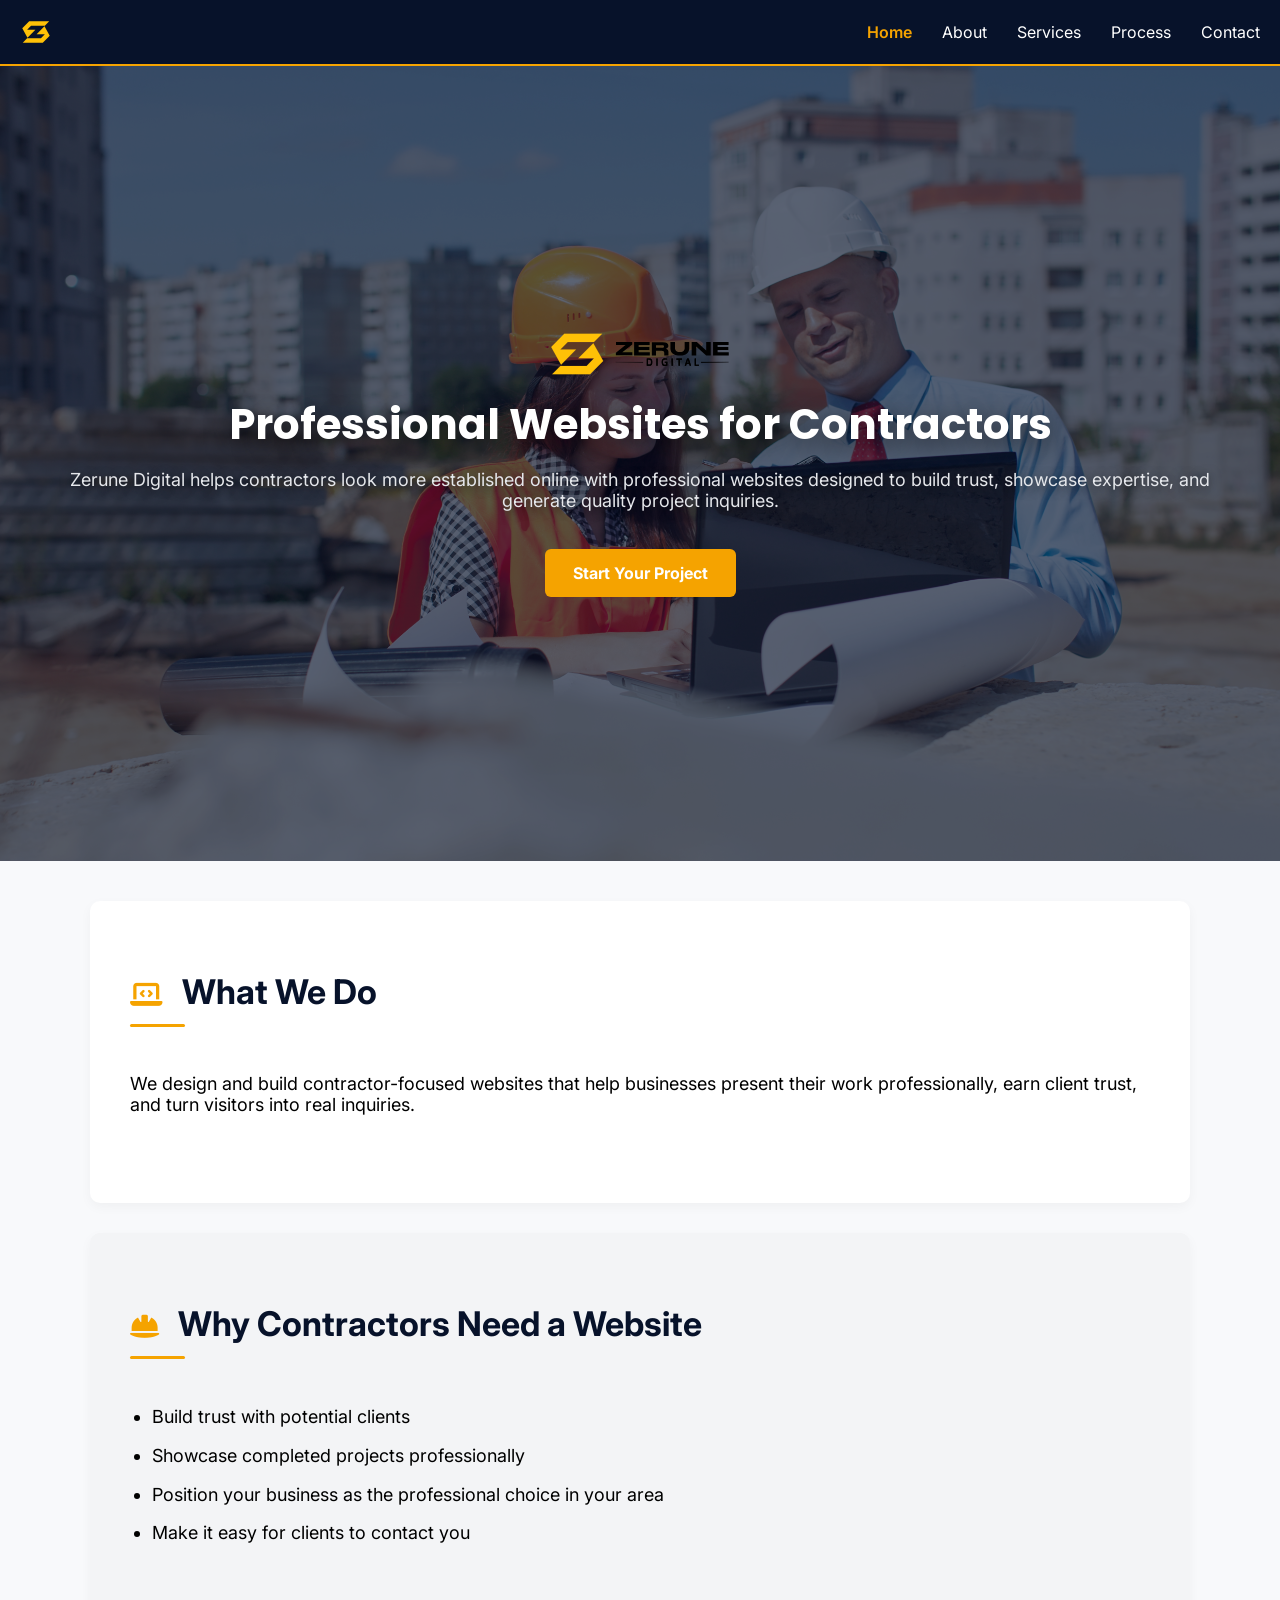
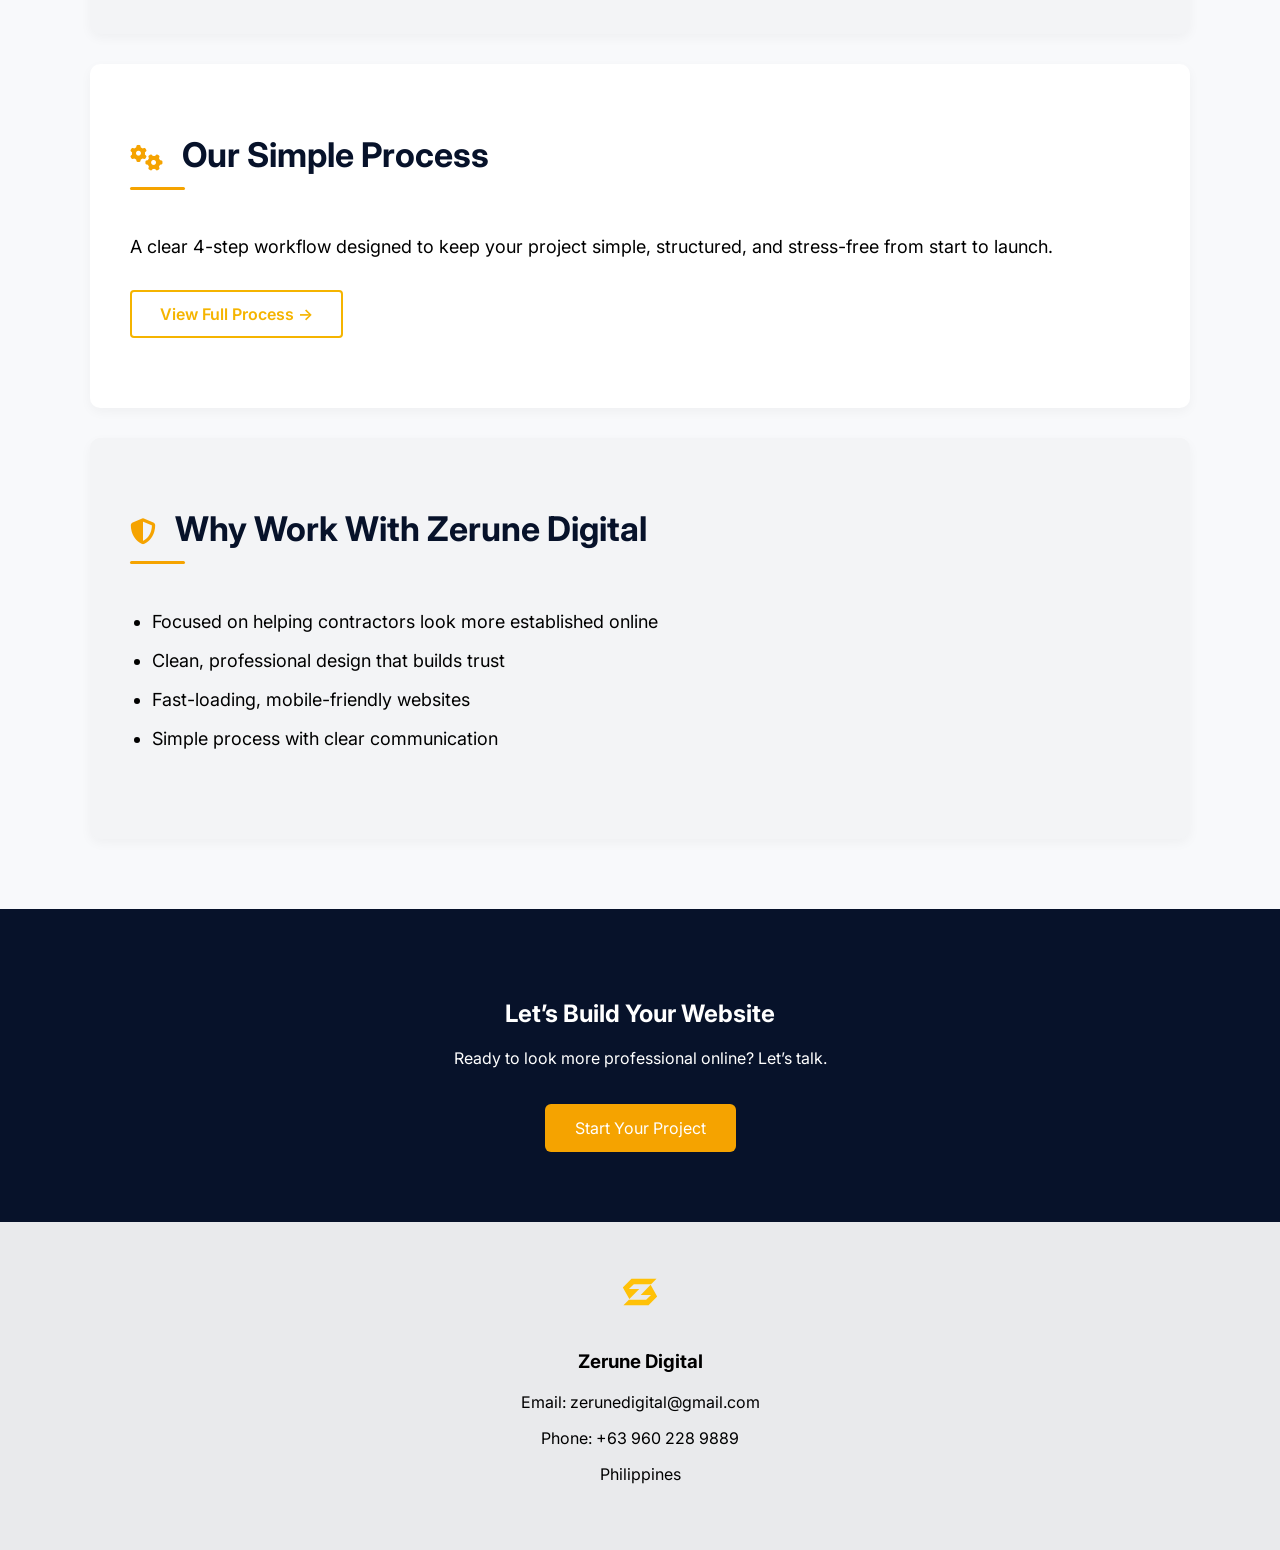
<file: index.html>
<!DOCTYPE html>
<html lang="en">
<head>
  <meta charset="UTF-8">
  <meta name="viewport" content="width=device-width, initial-scale=1.0">
  <title>Zerune Digital | Websites for Contractors</title>
  <meta name="description" content="Professional websites built for contractors and construction businesses.">
  <link rel="stylesheet" href="https://cdnjs.cloudflare.com/ajax/libs/font-awesome/6.5.0/css/all.min.css">
  <link rel="stylesheet" href="style.css">
  <link rel="icon" href="/favicon.ico">
  <link rel="icon" type="image/png" sizes="32x32" href="/favicon-32x32.png">
  <link rel="icon" type="image/png" sizes="16x16" href="/favicon-16x16.png">
  <link rel="apple-touch-icon" href="/apple-touch-icon.png">
  <link rel="manifest" href="/site.webmanifest">
  <link href="https://fonts.googleapis.com/css2?family=Inter:wght@400;500&family=Poppins:wght@600;700&display=swap" rel="stylesheet">
</head>

<body>

  <header>
  <nav>

  <img src="Logo symbol.svg" alt="Logo" class="nav-logo">

  <input type="checkbox" id="menu-toggle">

  <label for="menu-toggle" class="hamburger">
    <span></span>
    <span></span>
    <span></span>
  </label>

  <div class="menu-overlay"></div>

  <div class="nav-links">
    <a href="index.html" class="active">Home</a>
    <a href="about.html">About</a>
    <a href="services.html">Services</a>
    <a href="process.html">Process</a>
    <a href="contact.html">Contact</a>
  </div>

</nav>
  </header>

<!-- HERO SECTION -->
<section class="hero">

  <div class="hero-overlay"></div>

  <div class="hero-content">
    <div class="hero-text">
      <img src="Logo with name.svg" alt="Zerune Digital" class="hero-brand">
      <h1>Professional Websites for Contractors</h1>
      <p>Zerune Digital helps contractors look more established online with professional websites designed to build trust, showcase expertise, and generate quality project inquiries.</p>
      <a href="contact.html">Start Your Project</a>
    </div>
  </div>

</section>

   <main class="home-main">

  <!-- WHAT WE DO -->
  <section class="block reveal">
    <h2 class="section-title"><i class="fa-solid fa-laptop-code"></i> What We Do</h2>
    <p>We design and build contractor-focused websites that help businesses present their work professionally, earn client trust, and turn visitors into real inquiries.</p>
  </section>


  <!-- WHY WEBSITE -->
  <section class="block reveal">
    <h2 class="section-title">
     <i class="fa-solid fa-hard-hat"></i> Why Contractors Need a Website</h2>
    <ul>
      <li>Build trust with potential clients</li>
      <li>Showcase completed projects professionally</li>
      <li>Position your business as the professional choice in your area</li>
      <li>Make it easy for clients to contact you</li>
    </ul>
  </section>


<!-- PROCESS PREVIEW -->
<section class="block reveal">
  <h2 class="section-title">
    <i class="fa-solid fa-gears"></i> Our Simple Process
  </h2>

  <p>
    A clear 4-step workflow designed to keep your project simple,
    structured, and stress-free from start to launch.
  </p>

  <a href="process.html" class="btn-process">
    View Full Process →
  </a>
</section>


  <!-- WHY WORK WITH US -->
<section class="block reveal">
  <h2 class="section-title"><i class="fa-solid fa-shield-halved"></i> Why Work With Zerune Digital</h2>
  <ul>
    <li>Focused on helping contractors look more established online</li>
    <li>Clean, professional design that builds trust</li>
    <li>Fast-loading, mobile-friendly websites</li>
    <li>Simple process with clear communication</li>
  </ul>
</section>

</main>

<section class="contact-cta">
  <div class="cta-content">
    <h2>Let’s Build Your Website</h2>
    <p>Ready to look more professional online? Let’s talk.</p>
    <a href="contact.html" class="btn">Start Your Project</a>
  </div>
</section>

<footer>
  <div class="footer-content">

    <img src="Logo symbol.svg" alt="Zerune Symbol" class="footer-logo">

    <h3>Zerune Digital</h3>
    <p>Email: zerunedigital@gmail.com</p>
    <p>Phone: +63 960 228 9889</p>
    <p>Philippines</p>

  </div>
</footer>

<script>
const reveals = document.querySelectorAll(".reveal");

function revealOnScroll() {
  const windowHeight = window.innerHeight;

  reveals.forEach(el => {
    const top = el.getBoundingClientRect().top;

    if (top < windowHeight - 80) {
      el.classList.add("active");
    }
  });
}

window.addEventListener("scroll", revealOnScroll);
window.addEventListener("load", revealOnScroll);
</script>

</body>

</html>
</file>
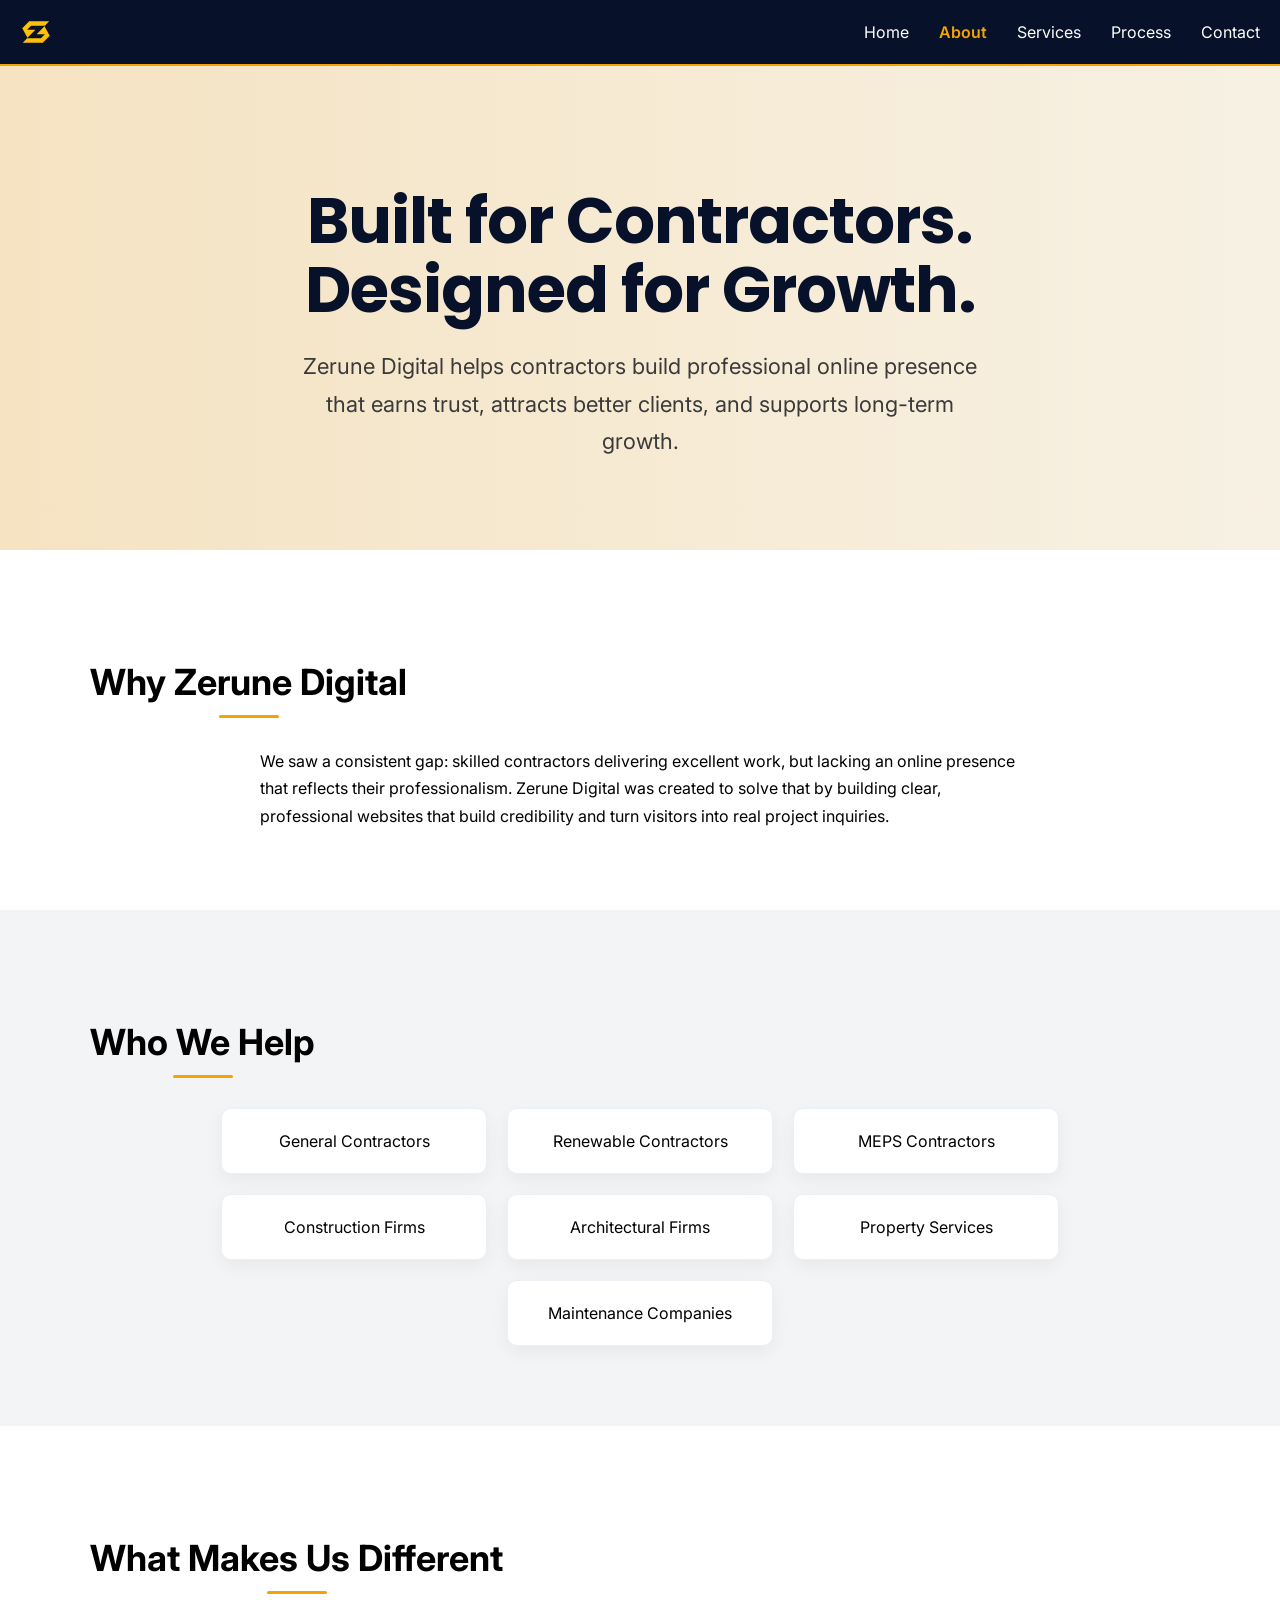
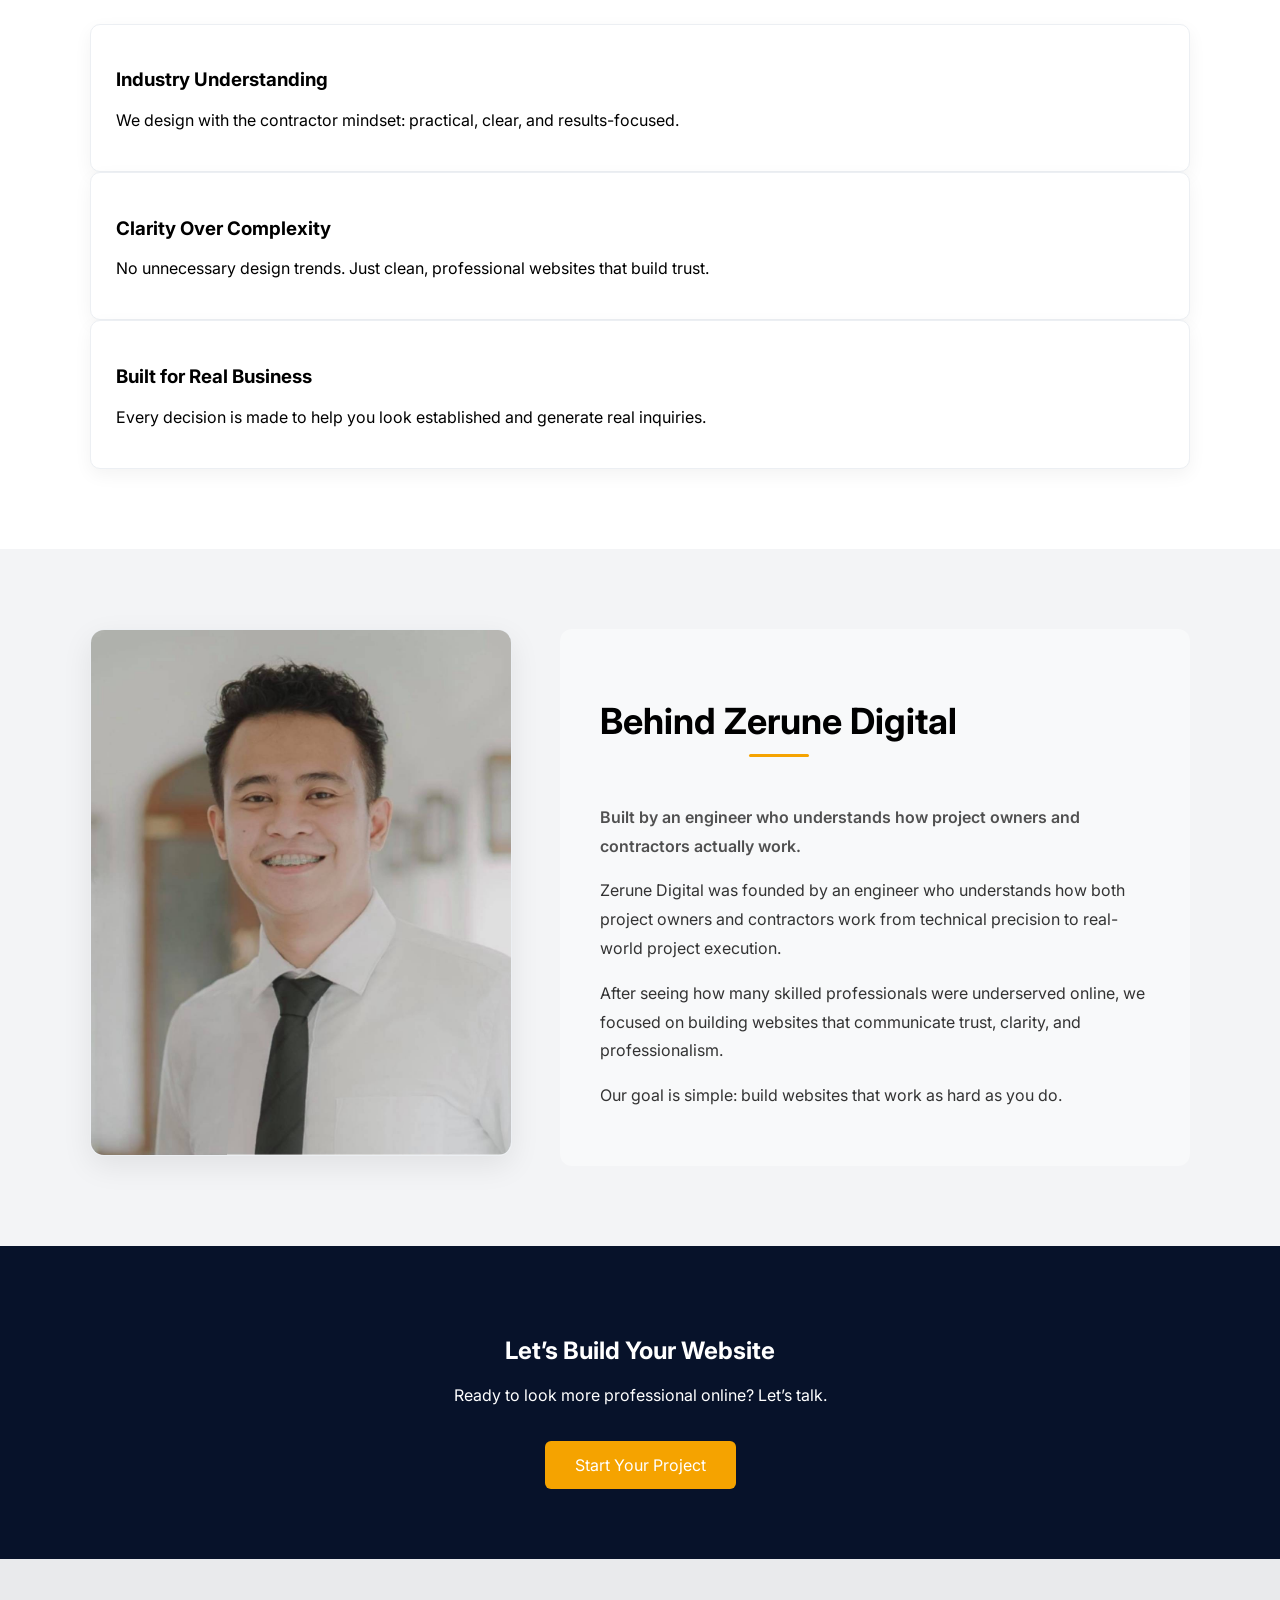
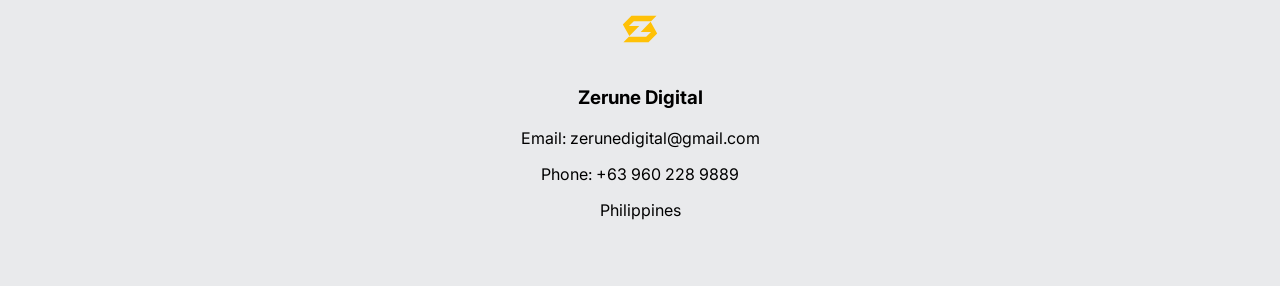
<file: about.html>
<!DOCTYPE html>
<html lang="en">
<head>
  <meta charset="UTF-8">
  <meta name="viewport" content="width=device-width, initial-scale=1.0">
  <title>About Zerune Digital | Engineer-Built Websites for Service Businesses</title>
  <meta name="description" content="Learn how Zerune Digital combines engineering precision and modern web design to create professional websites that help contractors and service businesses grow online.">
  <link rel="stylesheet" href="https://cdnjs.cloudflare.com/ajax/libs/font-awesome/6.5.0/css/all.min.css">
  <link rel="stylesheet" href="style.css">
  <link rel="icon" href="/favicon.ico">
  <link rel="icon" type="image/png" sizes="32x32" href="/favicon-32x32.png">
  <link rel="icon" type="image/png" sizes="16x16" href="/favicon-16x16.png">
  <link rel="apple-touch-icon" href="/apple-touch-icon.png">
  <link rel="manifest" href="/site.webmanifest">
  <link href="https://fonts.googleapis.com/css2?family=Inter:wght@400;500&family=Poppins:wght@600;700&display=swap" rel="stylesheet">
</head>
<body class="about-page">

  <header>
  <nav>

  <img src="Logo symbol.svg" alt="Logo" class="nav-logo">

  <input type="checkbox" id="menu-toggle">

  <label for="menu-toggle" class="hamburger">
    <span></span>
    <span></span>
    <span></span>
  </label>

  <div class="menu-overlay"></div>

  <div class="nav-links">
    <a href="index.html">Home</a>
    <a href="about.html" class="active">About</a>
    <a href="services.html">Services</a>
    <a href="process.html">Process</a>
    <a href="contact.html">Contact</a>
  </div>

</nav>
  </header>


<!-- ================= ABOUT HERO ================= -->
<section class="about-hero">
  <div class="container">
    <h1>Built for Contractors. Designed for Growth.</h1>
    <p>
      Zerune Digital helps contractors build professional online presence that earns trust, attracts better clients, and supports long-term growth.
    </p>
  </div>
</section>


<!-- ================= OUR STORY ================= -->
  <main class="about-main">


<section class="about-story reveal">
  <div class="container">
    <h2>Why Zerune Digital</h2>
    <p>
      We saw a consistent gap: skilled contractors delivering excellent work,
      but lacking an online  presence that reflects their professionalism.
      Zerune Digital was created to solve that by building clear,
      professional websites that build credibility and turn visitors into real project inquiries.
    </p>
  </div>
</section>


<!-- ================= WHO WE HELP ================= -->
<section class="about-clients reveal">
  <div class="container">
    <h2>Who We Help</h2>

    <div class="client-grid">
      <div class="client-card">General Contractors</div>
      <div class="client-card">Renewable Contractors</div>
      <div class="client-card">MEPS Contractors</div>
      <div class="client-card">Construction Firms</div>
      <div class="client-card">Architectural Firms</div>
      <div class="client-card">Property Services</div>
      <div class="client-card">Maintenance Companies</div>
    </div>
  </div>
</section>


<!-- ================= WHAT MAKES US DIFFERENT ================= -->
<section class="about-difference reveal">
  <div class="container">
    <h2>What Makes Us Different</h2>

     <div class="difference-card">
       <h3>Industry Understanding</h3>
       <p>We design with the contractor mindset: practical, clear, and results-focused.</p>
     </div>
 
     <div class="difference-card">
       <h3>Clarity Over Complexity</h3>
       <p>No unnecessary design trends. Just clean, professional websites that build trust.</p>
     </div>

     <div class="difference-card">
       <h3>Built for Real Business</h3>
       <p>Every decision is made to help you look established and generate real inquiries.</p>
     </div>
    </div>
  </div>
</section>


<!-- ================= FOUNDER SECTION ================= -->
<section class="about-founder reveal">
  <div class="container founder-wrap">
    <div class="founder-image">
      <img src="images/founder.jpg" alt="Founder of Zerune Digital">
    </div>

    <div class="founder-text">
      <h2>Behind Zerune Digital</h2>
       <p class="founder-subtitle">
        Built by an engineer who understands how project owners and contractors actually work.
      </p>
      <p>
        Zerune Digital was founded by an engineer who understands how both project owners and contractors work from technical precision to real-world project execution.  </p>
      <p>
After seeing how many skilled professionals were underserved online, we focused on building websites that communicate trust, clarity, and professionalism.
      </p>
      <p>
        Our goal is simple: build websites that work as hard as you do.
      </p>
    </div>
  </div>
</section>


</main>

<section class="contact-cta">
  <div class="cta-content">
    <h2>Let’s Build Your Website</h2>
    <p>Ready to look more professional online? Let’s talk.</p>
    <a href="contact.html" class="btn">Start Your Project</a>
  </div>
</section>

<footer>
  <div class="footer-content">

    <img src="Logo symbol.svg" alt="Zerune Symbol" class="footer-logo">

    <h3>Zerune Digital</h3>
    <p>Email: zerunedigital@gmail.com</p>
    <p>Phone: +63 960 228 9889</p>
    <p>Philippines</p>

  </div>
</footer>

<script>
const reveals = document.querySelectorAll(".reveal");

function revealOnScroll() {
  const windowHeight = window.innerHeight;

  reveals.forEach(el => {
    const top = el.getBoundingClientRect().top;

    if (top < windowHeight - 80) {
      el.classList.add("active");
    }
  });
}

window.addEventListener("scroll", revealOnScroll);
window.addEventListener("load", revealOnScroll);
</script>
 

</body>

</html>
</file>
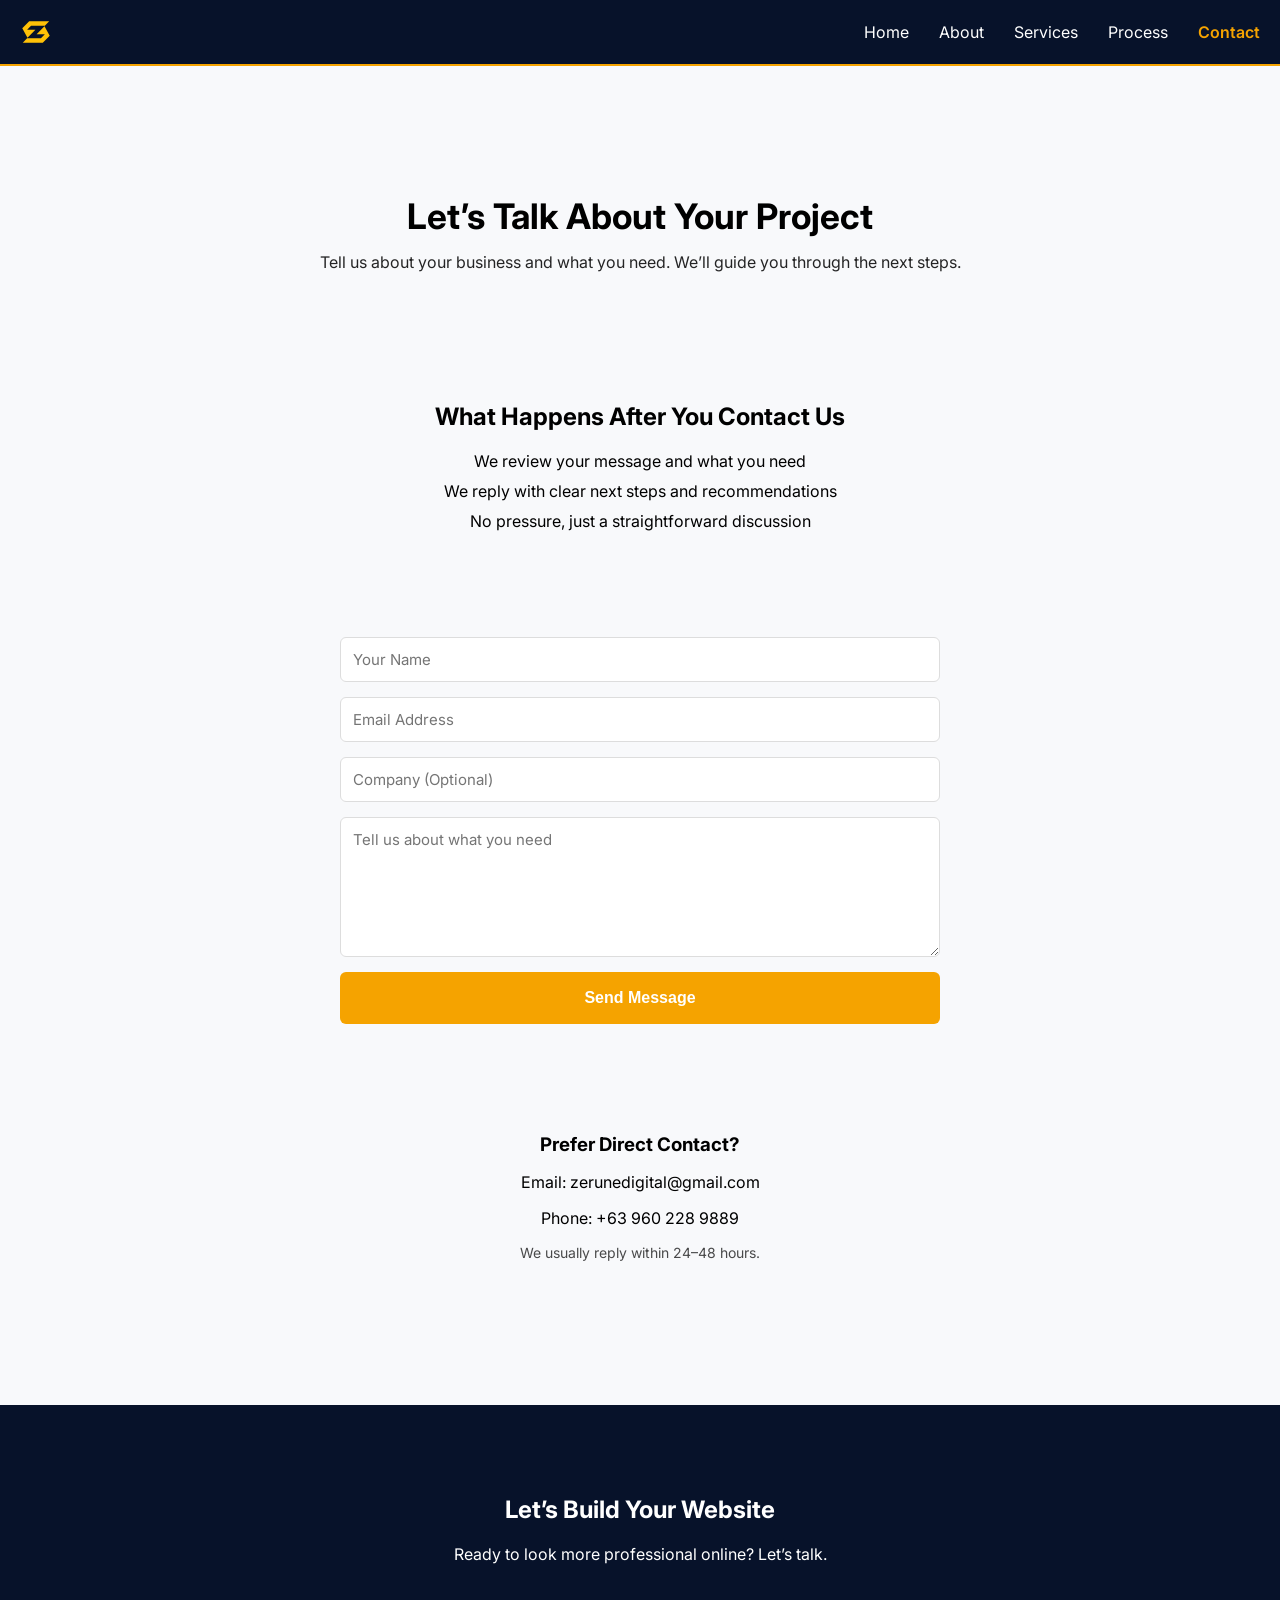
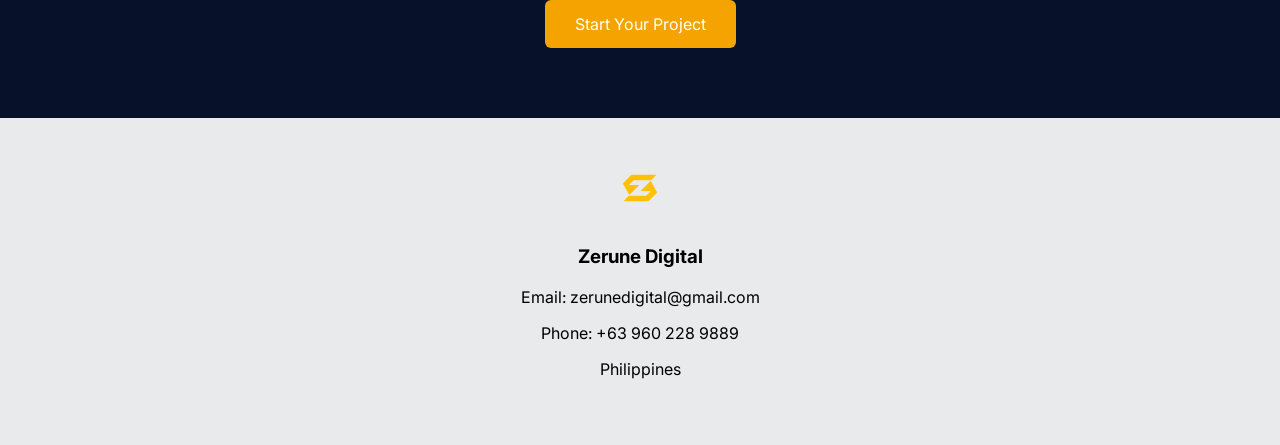
<file: contact.html>
<!DOCTYPE html>
<html lang="en">
<head>
  <meta charset="UTF-8">
  <meta name="viewport" content="width=device-width, initial-scale=1.0">
  <title>Contact Zerune Digital | Start Your Website Project</title>
  <meta name="description" content="Ready to build a professional website? Contact Zerune Digital to discuss your project and create a website that helps your business stand out and gain client trust.">
  <link rel="stylesheet" href="https://cdnjs.cloudflare.com/ajax/libs/font-awesome/6.5.0/css/all.min.css">
  <link rel="stylesheet" href="style.css">
  <link rel="icon" href="/favicon.ico">
  <link rel="icon" type="image/png" sizes="32x32" href="/favicon-32x32.png">
  <link rel="icon" type="image/png" sizes="16x16" href="/favicon-16x16.png">
  <link rel="apple-touch-icon" href="/apple-touch-icon.png">
  <link rel="manifest" href="/site.webmanifest">
  <link href="https://fonts.googleapis.com/css2?family=Inter:wght@400;500&family=Poppins:wght@600;700&display=swap" rel="stylesheet">
</head>

  <header>
  <nav>

  <img src="Logo symbol.svg" alt="Logo" class="nav-logo">

  <input type="checkbox" id="menu-toggle">

  <label for="menu-toggle" class="hamburger">
    <span></span>
    <span></span>
    <span></span>
  </label>

  <div class="menu-overlay"></div>

  <div class="nav-links">
    <a href="index.html">Home</a>
    <a href="about.html">About</a>
    <a href="services.html">Services</a>
    <a href="process.html">Process</a>
    <a href="contact.html" class="active">Contact</a>
  </div>

</nav>
  </header>


<!-- ================= CONTACT HERO ================= -->

<section class="contact-hero">
  <div class="container">
    <h1>Let’s Talk About Your Project</h1>
    <p>
      Tell us about your business and what you need. We’ll guide you through the next steps.
    </p>
  </div>
</section>

<main class="contact-main">

<!-- ================= WHAT HAPPENS NEXT ================= -->

<section class="contact-intro reveal">
  <div class="container">
    <h2>What Happens After You Contact Us</h2>

    <ul>
      <li>We review your message and what you need</li>
      <li>We reply with clear next steps and recommendations</li>
      <li>No pressure, just a straightforward discussion</li>
    </ul>
  </div>
</section>

<!-- ================= CONTACT FORM ================= -->

<section class="contact-form-section reveal">
  <div class="container">

   <form class="contact-form"
      name="contact"
      method="POST"
      data-netlify="true">

  <input type="hidden" name="form-name" value="contact">

  <input type="text" name="name" placeholder="Your Name" required>

  <input type="email" name="email" placeholder="Email Address" required>

  <input type="text" name="company" placeholder="Company (Optional)">

  <textarea name="message" rows="6" placeholder="Tell us about what you need"></textarea>

  <button type="submit" class="btn">Send Message</button>
</form>

  </div>
</section>

<!-- ================= DIRECT CONTACT ================= -->

<section class="contact-direct reveal">
  <div class="container">
    <h3>Prefer Direct Contact?</h3>
    <p>Email: zerunedigital@gmail.com</p>
    <p>Phone: +63 960 228 9889</p>
    <p class="contact-note">We usually reply within 24–48 hours.</p>
  </div>
</section>

</main>


<section class="contact-cta">
  <div class="cta-content">
    <h2>Let’s Build Your Website</h2>
    <p>Ready to look more professional online? Let’s talk.</p>
    <a href="contact.html" class="btn">Start Your Project</a>
  </div>
</section>

<footer>
  <div class="footer-content">

    <img src="Logo symbol.svg" alt="Zerune Symbol" class="footer-logo">

    <h3>Zerune Digital</h3>
   <p>Email: zerunedigital@gmail.com</p>
    <p>Phone: +63 960 228 9889</p>
    <p>Philippines</p>

  </div>
</footer>

<script>
const reveals = document.querySelectorAll(".reveal");

function revealOnScroll() {
  const windowHeight = window.innerHeight;

  reveals.forEach(el => {
    const top = el.getBoundingClientRect().top;

    if (top < windowHeight - 80) {
      el.classList.add("active");
    }
  });
}

window.addEventListener("scroll", revealOnScroll);
window.addEventListener("load", revealOnScroll);
</script>

</body>

</html>
</file>
<file: style.css>
/* =========================
   GLOBAL
========================= */

html, body {
  margin: 0;
  padding: 0;
  overflow-x: hidden;
  font-family: 'Inter', sans-serif;
  scroll-behavior: smooth;
}

:root {
  --dark: #07122a;
  --accent: #f5a300;
  --light: #f6ead6;
  --white: #ffffff;
}

.container {
  width: min(1100px, 90%);
  margin: 0 auto;
}


/* = LIST SPACING (GLOBAL) = */

.block ul,
.detail-content ul {
  padding-left: 22px;
}

.block ul li,
.detail-content ul li {
  margin-bottom: 10px;
  line-height: 1.6;
}

.block ul li:last-child,
.detail-content ul li:last-child {
  margin-bottom: 0;
}


/* ================= SCROLL REVEAL ================= */

.reveal {
  opacity: 0;
  transform: translateY(40px);
  transition: all 0.8s ease;
}

.reveal.active {
  opacity: 1;
  transform: translateY(0);
}


/* =========================
   NAVBAR
========================= */

nav {
  display: flex;
  justify-content: space-between;
  align-items: center;
  padding: 16px 20px;
  background: var(--dark);
  position: relative;
}

.nav-logo {
  height: 32px;
}

/* DESKTOP LINKS */
.nav-links {
  display: flex;
  gap: 30px;

  z-index: 999;
}

.nav-links a {
  color: white;
  text-decoration: none;
}

.menu-overlay {
  position: fixed;
  top: 60px;       
  left: 0;
  width: 100%;
  height: calc(100% - 60px);

  background: rgba(0,0,0,0.5);

  opacity: 0;
  pointer-events: none;
  transition: 0.3s ease;

  z-index: 998;
}

.nav-links a {
  position: relative;
  text-decoration: none;
  transition: color 0.25s ease;
}

.nav-links a::after {
  content: "";
  position: absolute;
  left: 0;
  bottom: -4px;
  width: 0;
  height: 2px;
  background: var(--accent); /* your signature color */
  transition: width 0.25s ease;
}

.nav-links a:hover::after {
  width: 100%;
}

.nav-links a.active {
  color: var(--accent);
  font-weight: 600;
}

@media (max-width: 768px) {

  .nav-links a {
    display: block;
    padding: 14px 18px;
    border-radius: 6px;
    transition: background 0.2s ease, color 0.2s ease;
  }

  /* tap effect */
  .nav-links a:active {
    background: rgba(15,118,110,0.12);
    color: var(--accent);
  }

  .nav-links a::after {
    display: none;
  }

}

/* =========================
   HAMBURGER
========================= */

#menu-toggle {
  display: none;
}

.hamburger {
  display: none;
  flex-direction: column;
  gap: 5px;
  cursor: pointer;
}

.hamburger span {
  width: 24px;
  height: 3px;
  background: white;
}

/* =========================
   HERO SECTION
========================= */

.hero {
  position: relative;
  min-height: 75vh; /* 👈 this is the key */
  display: flex;
  align-items: center;

  padding: 0 20px;
  overflow: hidden;

  background: url('images/hero-contractor.jpg') center/cover no-repeat;
  color: white;
}

.hero-overlay {
  position: absolute;
  inset: 0;

  /* adjust color + opacity */
  background: rgba(7, 18, 42, 0.65); /* dark blue overlay */

  z-index: 1;
}

.hero-content {
  display: flex;
  align-items: center;
  gap: 40px;
  max-width: 1200px;
  margin: auto;
}

.hero-content {
  position: relative;
  z-index: 2;
}

.hero-text {
  flex: 1;
}

.hero-brand {
  width: 240px;
  max-width: 100%;
  height: auto;
  margin-bottom: 25px;
}

.hero h1 {
  font-family: 'Poppins', sans-serif;
  font-size: clamp(42px, 5vw, 64px);
  line-height: 1.1;
  color: #ffffff;
  margin: 0 0 20px;

  text-shadow: 0 6px 25px rgba(0,0,0,0.6);
}

.hero p {
  max-width: 600px;
  font-size: 20px;
  color: #e5e7eb;

  text-shadow: 0 2px 12px rgba(0,0,0,0.5);
}

.hero a {
  display: inline-block;
  margin-top: 20px;
  padding: 14px 28px;
  background: var(--accent);
  color: white;
  text-decoration: none;
  border-radius: 6px;
  font-weight: bold;
}

.hero-image {
  flex: 1;
}

.hero-image img {
  width: 100%;
  max-width: 100%;
  height: auto;
  border-radius: 10px;
  display: block;
}

.hero a,
.btn {
  transition: 0.25s ease;
}

.hero a:hover,
.btn:hover {
  transform: translateY(-2px);
  box-shadow: 0 8px 20px rgba(0,0,0,0.12);
}

/* =========================
   MAIN CONTENT
========================= */

.home-main {
  max-width: 1100px;
  margin: auto;
  padding: 40px 20px;
}

.block {
  padding: 70px 40px;
  border-radius: 10px;
  margin-bottom: 30px;

  box-shadow: 0 4px 12px rgba(0,0,0,0.04);
}

/* alternating backgrounds */
.block:nth-child(odd) {
  background: var(--white);
}

.block:nth-child(even) {
  background: #f3f4f6;
}

.block h2 {
  margin-top: 0;
}

.block .section-title {
  margin-top: 0;
  margin-bottom: 28px;
  position: relative;
  display: inline-block;
  font-size: clamp(28px, 3vw, 34px);
  font-weight: 700;
  color: var(--dark);
}

/* icon styling (keeps your current look) */
.block .section-title i {
  color: var(--accent);
  margin-right: 12px;
  font-size: 26px;
  vertical-align: middle;
}

/* accent line */
.block .section-title::after {
  content: "";
  display: block;
  width: 55px;
  height: 3px;
  background: var(--accent);
  margin-top: 12px;
  border-radius: 3px;
}

body {
  background: #f8f9fb;
}

.block {
  transition: 0.25s ease;
}

.block:hover {
  transform: translateY(-3px);
  box-shadow: 0 12px 24px rgba(0,0,0,0.06);
}

.btn-process {
  display: inline-block;
  margin-top: 15px;
  font-weight: 600;
  text-decoration: none;
}


/* =========================
   CONTACT CTA
========================= */

.contact-cta {
  background: var(--dark);
  color: white;
  text-align: center;
  padding: 70px 20px;
}

.contact-cta .btn {
  display: inline-block;
  margin-top: 20px;
  background: var(--accent);
  color: white;
  padding: 14px 30px;
  text-decoration: none;
  border-radius: 6px;
}

/* =========================
   FOOTER
========================= */

footer {
  background: #e9eaec;
  text-align: center;
  padding: 50px 20px;
}

.footer-logo {
  height: 40px;
  margin-bottom: 15px;
}

/* =========================
   MOBILE RESPONSIVE
========================= */

@media (max-width: 768px) {

  .hamburger {
    display: flex;
  }

.nav-links {
  position: absolute;
  top: 60px;
  left: 0;
  width: 100%;
  background: var(--dark);

  flex-direction: column;
  align-items: center;
  gap: 20px;
  padding: 20px 0;

  display: flex;          /* keep flex */
  opacity: 0;
  transform: translateY(-20px);
  pointer-events: none;

  transition: all 0.35s ease;
  z-index: 999;
}

  /* THIS IS THE MAGIC */
#menu-toggle:checked ~ .nav-links {
  opacity: 1;
  transform: translateY(0);
  pointer-events: auto;
}

#menu-toggle:checked ~ .menu-overlay {
  opacity: 1;
  pointer-events: auto;
}

#menu-toggle:checked ~ .nav-links {
  display: flex;
}

}

  /* HERO */
  .hero {
    padding: 60px 20px;
    border-top: 2px solid var(--accent);
  }

  .hero-content {
    flex-direction: column;
    text-align: center;
  }

  .hero-brand {
    width: 180px;
    margin: 0 auto 20px;
  }

  .hero h1 {
    font-size: 42px;
  }

  .hero p {
    max-width: 100%;
    font-size: 18px;
  }

  .hero-image img {
   width: 100%;
   max-height: 420px;
   object-fit: cover;
   border-radius: 12px;
  }

  .block h2 {
    font-size: 28px;
  }

  .block p,
  .block li {
    font-size: 18px;
  }

}








/*===============================================================
                             ABOUT PAGE
================================================================= */

/* =========================
   ABOUT HERO (FINAL FIX)
========================= */

.about-main {
  width: 100%;
  max-width: none;
  margin: 0;
  padding: 0;
}

.about-hero {
  background: linear-gradient(to right, #f5e3c2, #f7f1e4);
  padding: 120px 20px 90px;
  border-top: 2px solid var(--accent);
}

.about-hero .container {
  max-width: 900px;
  margin: 0 auto;
  text-align: center;
}

.about-hero h1 {
  font-family: 'Poppins', sans-serif;
  font-size: clamp(42px, 6vw, 64px);
  line-height: 1.08;
  color: #07122a;
  margin: 0 0 24px;
  letter-spacing: -1px;
}

.about-hero p {
  font-size: clamp(18px, 2vw, 22px);
  line-height: 1.7;
  color: #3a3a3a;
  max-width: 700px;
  margin: 0 auto;
}

/* shared section spacing */
.about-story,
.about-clients,
.about-difference,
.about-founder,
.about-process,
.about-cta {
  padding: 80px 0;
}

.about-story h2,
.about-clients h2,
.about-difference h2,
.about-founder h2,
.about-process h2,
.about-cta h2 {
  text-align: center;
  font-size: 36px;
  margin-bottom: 30px;
}

.about-story,
.about-difference,
.about-process {
  background: #ffffff;
}

.about-clients,
.about-founder {
  background: #f3f4f6;
}

.about-story p {
  max-width: 760px;
  margin: 0 auto;
  text-align: left;
  line-height: 1.7;
}

/* ===== WHO WE HELP ===== */

.client-grid {
  display: flex;
  flex-wrap: wrap;
  justify-content: center;
  gap: 20px;
}

.client-card {
  background: #ffffff;
  border: 1px solid #eceff3;
  box-shadow: 0 6px 18px rgba(0,0,0,0.05);
  padding: 22px;
  width: 220px;
  border-radius: 10px;
  text-align: center;
  transition: 0.25s ease;
}

.client-card:hover {
  transform: translateY(-3px);
  box-shadow: 0 12px 24px rgba(0,0,0,0.06);
}

/* ===== DIFFERENCE ===== */

.difference-grid {
  display: grid;
  grid-template-columns: repeat(auto-fit, minmax(240px, 1fr));
  gap: 20px;
}

.difference-card {
  background: #ffffff;
  border: 1px solid #eceff3;
  box-shadow: 0 6px 18px rgba(0,0,0,0.05);
  padding: 25px;
  border-radius: 10px;
  transition: 0.25s ease;
}

.difference-card:hover {
  transform: translateY(-3px);
  box-shadow: 0 12px 24px rgba(0,0,0,0.06);
}

/* ===== FOUNDER ===== */

.founder-wrap {
  display: grid;
  grid-template-columns: 420px 1fr;
  gap: 50px;
  align-items: start;
}

/* IMAGE CONTAINER */
.founder-image {
  width: 100%;
  aspect-ratio: 4 / 5;
  overflow: hidden;
  border-radius: 14px;
  box-shadow: 0 10px 30px rgba(0,0,0,0.08);
  border: 1px solid #eceff3;
}

/* IMAGE ITSELF */
.founder-image img {
  width: 100%;
  height: 100%;
  object-fit: cover;
  object-position: center top;
  display: block;
}

/* TEXT */
.founder-text p {
  line-height: 1.8;
  color: #333;
}

.founder-text {
  background: rgba(255,255,255,0.4);
  padding: 40px;
  border-radius: 12px;
}

.founder-text h2 {
  position: relative;
  padding-bottom: 14px;
}

.founder-text h2::after {
  content: "";
  position: absolute;
  left: 0;
  bottom: 0;
  width: 60px;
  height: 3px;
  background: var(--accent);
}

.founder-subtitle {
  font-weight: 600;
  margin-bottom: 15px;
  opacity: 0.85;
}


/* ===== CTA ===== */

.about-cta {
  text-align: center;
  background: var(--dark);
  color: white;
}

.about-cta .btn-primary {
  display: inline-block;
  margin-top: 20px;
  background: var(--accent);
  color: white;
  padding: 14px 28px;
  border-radius: 6px;
  text-decoration: none;
  font-weight: bold;
  transition: 0.25s ease;
}

.about-cta .btn-primary:hover {
  transform: translateY(-2px);
}

.about-story h2,
.about-clients h2,
.about-difference h2,
.about-founder h2,
.about-process h2 {
  position: relative;
  display: inline-block;
  padding-bottom: 14px;
}

/* accent line */
.about-story h2::after,
.about-clients h2::after,
.about-difference h2::after,
.about-founder h2::after,
.about-process h2::after {
  content: "";
  position: absolute;
  left: 50%;
  transform: translateX(-50%);
  bottom: 0;
  width: 60px;
  height: 3px;
  background: var(--accent);
  border-radius: 3px;
}

/* ===== MOBILE ===== */

@media (max-width: 768px) {

.about-hero {
  min-height: 380px;
  padding: 40px 20px;
}

.about-hero h1 {
  font-size: 40px;
}

.about-hero p {
  font-size: 18px;
}

 .founder-wrap {
    grid-template-columns: 1fr;
    gap: 30px;
  }

  .founder-image {
    max-width: 360px;
    margin: 0 auto;
  }

}



/*===============================================================
                             SERVICES PAGE
================================================================= */


/* ===== SERVICES HERO ===== */

.services-hero {
  position: relative;
  height: 70vh;
  min-height: 500px;
  display: flex;
  align-items: center;
  justify-content: center;
  text-align: center;
  padding: 0 20px;
  background: url('images/services-hero.jpg') center/cover no-repeat;
  overflow: hidden;
  border-top: 2px solid var(--accent);
}

/* Dark overlay */
.services-hero-overlay {
  position: absolute;
  inset: 0;
  background: rgba(0, 0, 0, 0.55);
}

/* Content */
.services-hero-content {
  position: relative;
  max-width: 900px;
  color: #fff;
  z-index: 2;
}

.services-hero-content h1 {
  font-size: clamp(2rem, 4vw, 3.5rem);
  font-weight: 700;
  line-height: 1.2;
  margin-bottom: 20px;
}

.services-hero-content p {
  font-size: 1.1rem;
  line-height: 1.7;
  color: #e0e0e0;
  margin-bottom: 35px;
}

/* Buttons */
.hero-buttons {
  display: flex;
  justify-content: center;
  gap: 15px;
  flex-wrap: wrap;
}

.btn-primary,
.btn-secondary {
  padding: 12px 28px;
  text-decoration: none;
  font-weight: 600;
  border-radius: 4px;
  transition: 0.3s ease;
}

/* Primary button */
.btn-secondary {
  border: 1px solid #fff;
  color: #fff;
}

.btn-secondary:hover {
  background: rgba(255,255,255,0.15);
}


/* ===== SERVICES SECTION ===== */

.services-section {
  padding: 90px 20px;
  background: #fff;
}

.container {
  max-width: 1200px;
  margin: auto;
}

/* Section Header */
.section-header {
  text-align: center;
  max-width: 750px;
  margin: 0 auto 60px;
}

.section-header h2 {
  font-size: clamp(1.8rem, 3vw, 2.6rem);
  margin-bottom: 15px;
  color: #111;
}

.section-header p {
  color: #666;
  line-height: 1.7;
  font-size: 1.05rem;
}

/* Grid Layout */
.services-grid {
  display: grid;
  grid-template-columns: repeat(2, 1fr);
  gap: 25px;
}

/* Service Card */
.service-card {
  padding: 30px;
  border: 1px solid #e5e5e5;
  border-radius: 6px;
  background: #fff;
  transition: 0.3s ease;
}

.service-card:hover {
  transform: translateY(-5px);
  box-shadow: 0 8px 20px rgba(0,0,0,0.08);
}

.service-card h3 {
  font-size: 1.3rem;
  margin-bottom: 15px;
  color: #111;
}

.service-card p {
  color: #555;
  line-height: 1.7;
}

/* ===== WHAT'S INCLUDED ===== */

.why-choose {
  padding: 90px 20px;
  background: #f8f8f8;
}

/* Grid */
.why-grid {
  display: grid;
  grid-template-columns: repeat(2, 1fr);
  gap: 25px;
}

/* Items */
.why-item {
  background: #fff;
  border: 1px solid #e5e5e5;
  padding: 28px;
  border-radius: 6px;
  transition: 0.3s ease;
}

.why-item:hover {
  transform: translateY(-4px);
  box-shadow: 0 8px 18px rgba(0,0,0,0.06);
}

.why-item h3 {
  font-size: 1.2rem;
  margin-bottom: 12px;
  color: #111;
}

.why-item p {
  color: #555;
  line-height: 1.7;
}

/* ===== PROCESS PREVIEW ===== */

.process-preview {
  padding: 90px 20px;
  background: #fff;
}

/* Grid */
.process-grid {
  display: grid;
  grid-template-columns: repeat(4, 1fr);
  gap: 20px;
}

/* Step Card */
.process-step {
  border: 1px solid #e5e5e5;
  padding: 28px;
  border-radius: 6px;
  background: #fff;
  transition: 0.3s ease;
}

.process-step:hover {
  transform: translateY(-4px);
  box-shadow: 0 8px 18px rgba(0,0,0,0.06);
}

/* Step Number */
.step-number {
  display: inline-block;
  font-size: 0.9rem;
  font-weight: 700;
  color: #888;
  margin-bottom: 12px;
}

.process-step h3 {
  font-size: 1.2rem;
  margin-bottom: 12px;
  color: #111;
}

.process-step p {
  color: #555;
  line-height: 1.7;
}

/* Process Button */
.process-button {
  width: 100%;
  display: flex;
  justify-content: center;   /* horizontal center */
  margin-top: 40px;
}

/* Box Button */
.btn-process {
  display: inline-flex;
  align-items: center;
  gap: 8px;
  padding: 12px 28px;
  background: #fff;
  border: 2px solid #F5B400; /* signature yellow */
  color: #F5B400;
  text-decoration: none;
  font-weight: 600;
  border-radius: 4px;
  transition: all 0.3s ease;
}

/* Arrow animation */
.btn-process .arrow {
  transition: transform 0.3s ease;
}

/* Hover */
.btn-process:hover {
  background: #F5B400;
  color: #fff;
}

.btn-process:hover .arrow {
  transform: translateX(4px);
}



/* Accent line under section titles */
.section-header h2 {
  position: relative;
  display: inline-block;
  padding-bottom: 14px;
}

.section-header h2::after {
  content: "";
  position: absolute;
  left: 50%;
  bottom: 0;
  transform: translateX(-50%);
  width: 70px;
  height: 3px;
  background: var(--accent);
  border-radius: 2px;
}


/* Tablet */
@media (max-width: 1024px) {
  .process-grid {
    grid-template-columns: repeat(2, 1fr);
  }
}

/* Mobile */
@media (max-width: 768px) {
  .services-hero {
    height: 60vh;
  }

  .services-hero-content p {
    font-size: 1rem;
  }

  .services-grid {
    grid-template-columns: 1fr;
  }

  .service-card {
    padding: 25px;
  }
  .why-grid {
    grid-template-columns: 1fr;
  }
  .process-grid {
    grid-template-columns: 1fr;
  }
}









/*===============================================================
                             PROCESS PAGE
================================================================= */


/* ===== PROCESS HERO ===== */

.process-hero {
  position: relative;
  height: 60vh;
  min-height: 420px;
  display: flex;
  align-items: center;
  justify-content: center;
  text-align: center;
  padding: 0 20px;
  background: url('images/process-hero.jpg') center/cover no-repeat;
  overflow: hidden;
  border-top: 2px solid var(--accent);
}

/* Dark overlay */
.process-hero-overlay {
  position: absolute;
  inset: 0;
  background: rgba(0, 0, 0, 0.55);
}

/* Content */
.process-hero-content {
  position: relative;
  max-width: 850px;
  color: #fff;
  z-index: 2;
}

.process-hero-content h1 {
  font-size: clamp(2rem, 4vw, 3.2rem);
  font-weight: 700;
  line-height: 1.2;
  margin-bottom: 18px;
}

.process-hero-content p {
  font-size: 1.05rem;
  line-height: 1.7;
  color: #e0e0e0;
  max-width: 750px;
  margin: 0 auto;
}


/* ===== PROCESS OVERVIEW ===== */

.process-overview {
  padding: 90px 20px;
  background: #fff;
}

/* Grid */
.overview-grid {
  display: grid;
  grid-template-columns: repeat(4, 1fr);
  gap: 20px;
  margin-top: 40px;
}

/* Step Box */
.overview-step {
  border: 1px solid #e5e5e5;
  background: #fff;
  padding: 28px;
  text-align: center;
  border-radius: 6px;
  transition: 0.3s ease;
}

.overview-step:hover {
  transform: translateY(-4px);
  box-shadow: 0 8px 18px rgba(0,0,0,0.06);
}

/* Number */
.overview-step .step-number {
  display: block;
  font-size: 0.9rem;
  font-weight: 700;
  color: #888;
  margin-bottom: 10px;
}

/* Title */
.overview-step h3 {
  font-size: 1.15rem;
  color: #111;
}

.process-icon {
  font-size: 24px;
  margin-bottom: 12px;
  opacity: 0.85;
}

/* ===== DETAILED PROCESS ===== */

.process-details {
  padding: 90px 20px;
  background: #f8f8f8;
}

/* Vertical list */
.detail-list {
  display: flex;
  flex-direction: column;
  gap: 25px;
  margin-top: 40px;
}

/* Item */
.detail-item {
  display: flex;
  gap: 25px;
  background: #fff;
  border: 1px solid #e5e5e5;
  padding: 28px;
  border-radius: 6px;
  transition: 0.3s ease;
}

.detail-item:hover {
  box-shadow: 0 8px 18px rgba(0,0,0,0.06);
}

/* Number */
.detail-number {
  font-size: 1.3rem;
  font-weight: 700;
  color: var(--accent);
  min-width: 50px;
}

/* Content */
.detail-content h3 {
  margin: 0 0 10px;
  font-size: 1.25rem;
  color: #111;
}

.detail-content p {
  margin: 0;
  color: #555;
  line-height: 1.7;
}


/* ===== PROCESS TIMELINE ===== */

/* Parent list */
.detail-list {
  position: relative;
}

/* Vertical line */
.detail-list::before {
  content: "";
  position: absolute;
  left: 22px;           /* adjust if needed */
  top: 0;
  bottom: 0;
  width: 2px;
  background: #d9d9d9;
}

/* Each item */
.detail-item {
  position: relative;
  padding-left: 60px;   /* space for line + dot */
}

/* Dot */
.timeline-dot {
  position: absolute;
  left: 16px;
  top: 34px;            /* align with heading */
  width: 14px;
  height: 14px;
  background: var(--accent);
  border-radius: 50%;
  border: 3px solid #fff;
  z-index: 2;
}

/* ===== WHAT YOU CAN EXPECT ===== */

.process-expect {
  padding: 90px 20px;
  background: #fff;
}

/* Grid */
.expect-grid {
  display: grid;
  grid-template-columns: repeat(2, 1fr);
  gap: 25px;
  margin-top: 40px;
}

/* Item Card */
.expect-item {
  border: 1px solid #e5e5e5;
  background: #fff;
  padding: 28px;
  border-radius: 6px;
  transition: 0.3s ease;
}

.expect-item:hover {
  transform: translateY(-4px);
  box-shadow: 0 8px 18px rgba(0,0,0,0.06);
}

.expect-item h3 {
  margin: 0 0 10px;
  font-size: 1.2rem;
  color: #111;
}

.expect-item p {
  margin: 0;
  color: #555;
  line-height: 1.7;
}

/* Tablet */
@media (max-width: 900px) {
  .expect-grid {
    grid-template-columns: 1fr;
  }
}

/* Mobile */
@media (max-width: 768px) {
  .process-hero {
    height: 55vh;
  }

  .process-hero-content p {
    font-size: 1rem;
  }
  .overview-grid {
    grid-template-columns: 1fr;
  }

  .detail-item {
    flex-direction: column;
    gap: 12px;
  }

  .detail-number {
    min-width: auto;
  }

}













/* ================= CONTACT PAGE ================= */

.contact-hero {
  padding: 100px 20px 60px;
  text-align: center;
  border-top: 2px solid var(--accent);
}

.contact-hero h1 {
  font-size: 2.2rem;
  margin-bottom: 15px;
}

.contact-hero p {
  max-width: 650px;
  margin: auto;
  opacity: 0.85;
}

.contact-main {
  padding-bottom: 80px;
}

/* ================= INTRO ================= */

.contact-intro {
  text-align: center;
  padding: 50px 20px;
}

.contact-intro ul {
  list-style: none;
  padding: 0;
  margin-top: 20px;
}

.contact-intro li {
  margin-bottom: 10px;
}

/* ================= FORM ================= */

.contact-form-section {
  padding: 40px 20px;
}

.contact-form {
  max-width: 600px;
  margin: auto;
  display: flex;
  flex-direction: column;
  gap: 15px;
}

.contact-form input,
.contact-form textarea {
  padding: 12px;
  border: 1px solid #ddd;
  border-radius: 6px;
  font-family: inherit;
  font-size: 15px;
}

.contact-form textarea {
  resize: vertical;
}

/* SEND MESSAGE BUTTON */
.contact-form .btn {
  height: 52px;
  padding: 0 24px;
  font-size: 16px;
  font-weight: 600;
  border: none;
  border-radius: 6px;
  cursor: pointer;

  background-color: var(--accent); /* ← replace with your signature color */
  color: #ffffff;

  display: inline-flex;
  align-items: center;
  justify-content: center;

  transition: all 0.25s ease;
}

.contact-form .btn:hover {
  opacity: 0.9;
  transform: translateY(-1px);
}

/* ================= DIRECT CONTACT ================= */

.contact-direct {
  text-align: center;
  padding: 50px 20px;
}

.contact-direct h3 {
  margin-bottom: 15px;
}

.contact-note {
  margin-top: 15px;
  opacity: 0.7;
  font-size: 14px;
}
</file>
